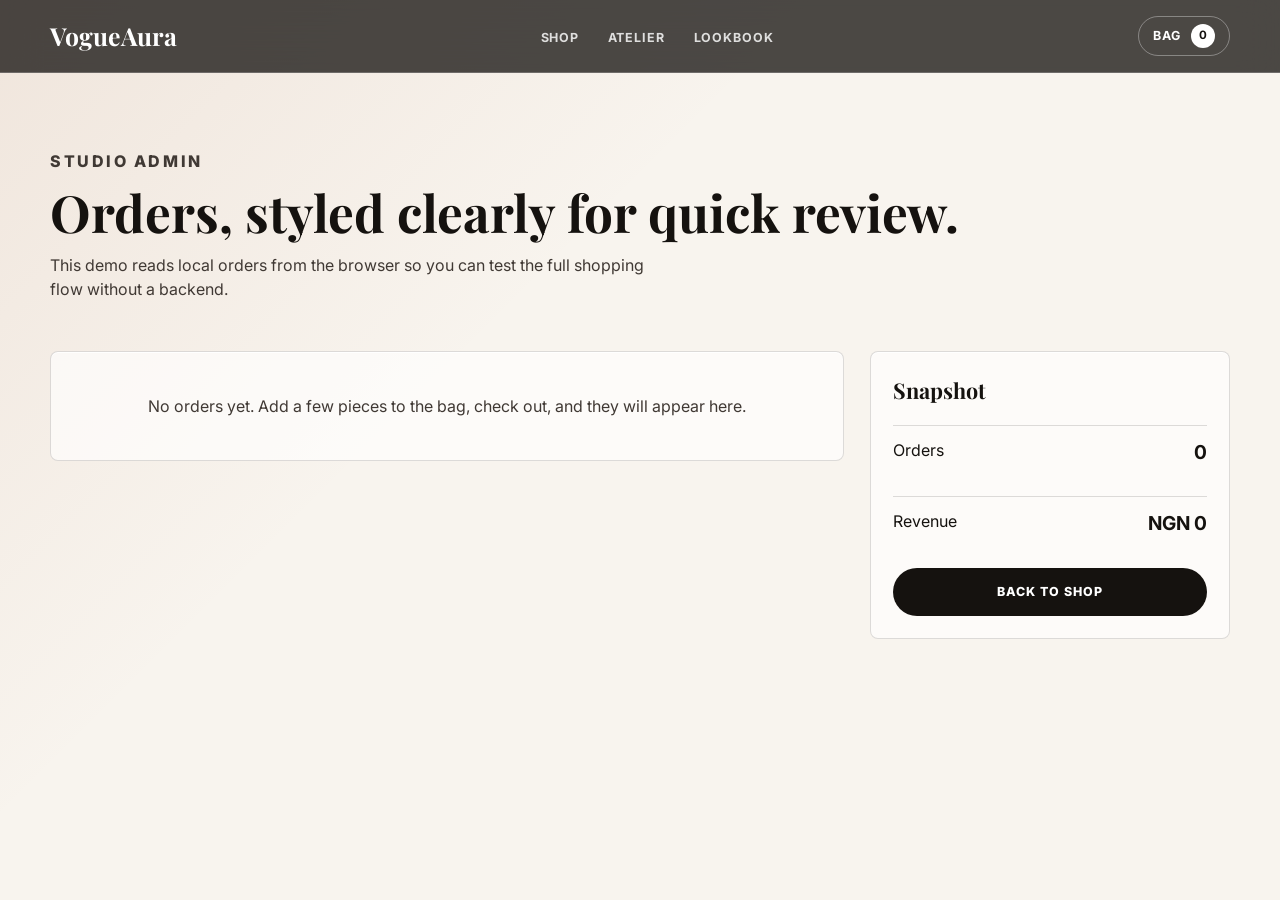
<file: admin.html>
<!DOCTYPE html>
<html lang="en">
<head>
  <meta charset="UTF-8">
  <meta name="viewport" content="width=device-width, initial-scale=1.0">
  <title>Orders | VogueAura</title>
  <link rel="preconnect" href="https://fonts.googleapis.com">
  <link rel="preconnect" href="https://fonts.gstatic.com" crossorigin>
  <link href="https://fonts.googleapis.com/css2?family=Inter:wght@400;500;600;700&family=Playfair+Display:wght@600;700&display=swap" rel="stylesheet">
  <link rel="stylesheet" href="style.css">
</head>
<body class="page-shell">
  <nav class="navbar" aria-label="Primary navigation">
    <div class="container nav-container">
      <a class="logo" href="index.html">VogueAura</a>
      <ul class="nav-links">
        <li><a href="index.html#shop">Shop</a></li>
        <li><a href="index.html#about">Atelier</a></li>
        <li><a href="index.html#gallery">Lookbook</a></li>
      </ul>
      <a class="bag-link" href="cart.html" aria-label="View cart">
        <span>Bag</span>
        <strong id="cart-count">0</strong>
      </a>
    </div>
  </nav>

  <main>
    <section class="page-hero">
      <div class="container">
        <p class="section-kicker">Studio Admin</p>
        <h1>Orders, styled clearly for quick review.</h1>
        <p>This demo reads local orders from the browser so you can test the full shopping flow without a backend.</p>
      </div>
    </section>

    <section class="container orders-layout">
      <div class="panel orders-list" id="orders-list"></div>
      <aside class="panel summary" aria-label="Order dashboard">
        <h2>Snapshot</h2>
        <div class="summary-line">
          <span>Orders</span>
          <strong id="orders-count">0</strong>
        </div>
        <div class="summary-line">
          <span>Revenue</span>
          <strong id="orders-total">NGN 0</strong>
        </div>
        <a href="index.html#shop" class="btn btn-dark">Back to Shop</a>
      </aside>
    </section>
  </main>

  <script>
    const productImages = {
      "Elegant Red Dress": "https://images.unsplash.com/photo-1595777457583-95e059d581b8?auto=format&fit=crop&w=400&q=80",
      "Tan Sneakers": "https://images.unsplash.com/photo-1549298916-b41d501d3772?auto=format&fit=crop&w=400&q=80",
      "Leather Jacket": "https://images.unsplash.com/photo-1551028719-00167b16eac5?auto=format&fit=crop&w=400&q=80",
      "Floral Heels": "https://images.unsplash.com/photo-1543163521-1bf539c55dd2?auto=format&fit=crop&w=400&q=80",
      "Summer Dress": "https://images.unsplash.com/photo-1515372039744-b8f02a3ae446?auto=format&fit=crop&w=400&q=80",
      "White Trainers": "https://images.unsplash.com/photo-1460353581641-37baddab0fa2?auto=format&fit=crop&w=400&q=80"
    };

    const orders = JSON.parse(localStorage.getItem("orders")) || [];
    const cart = JSON.parse(localStorage.getItem("cart")) || [];
    const ordersList = document.getElementById("orders-list");
    const formatMoney = (value) => "NGN " + Number(value).toLocaleString("en-NG");

    document.getElementById("cart-count").textContent = cart.reduce((sum, item) => sum + item.quantity, 0);
    document.getElementById("orders-count").textContent = orders.length;
    document.getElementById("orders-total").textContent = formatMoney(orders.reduce((sum, order) => sum + Number(order.total || 0), 0));

    if (orders.length === 0) {
      ordersList.innerHTML = '<div class="empty-state">No orders yet. Add a few pieces to the bag, check out, and they will appear here.</div>';
    } else {
      ordersList.innerHTML = orders.map((order) => `
        <article class="order-card">
          <div>
            <h3>${order.id || "VogueAura Order"}</h3>
            <div class="order-meta">
              <span>${order.name}</span>
              <span>${order.email}</span>
              <span>${order.phone || "No phone"}</span>
              <span>${formatMoney(order.total)}</span>
              <span>${order.status || "paid"}</span>
            </div>
            <p>${order.address}</p>
            <p>Reference: ${order.reference || "Demo order"} | ${new Date(order.date).toLocaleString()}</p>
          </div>
          <div>
            ${order.cart.map((item) => `
              <div class="order-item">
                <img src="${productImages[item.name]}" alt="${item.name}">
                <div>
                  <strong>${item.name}</strong>
                  <p>Qty ${item.quantity || 1} | ${formatMoney(item.price)}</p>
                </div>
              </div>
            `).join("")}
          </div>
        </article>
      `).join("");
    }
  </script>
</body>
</html>
</file>
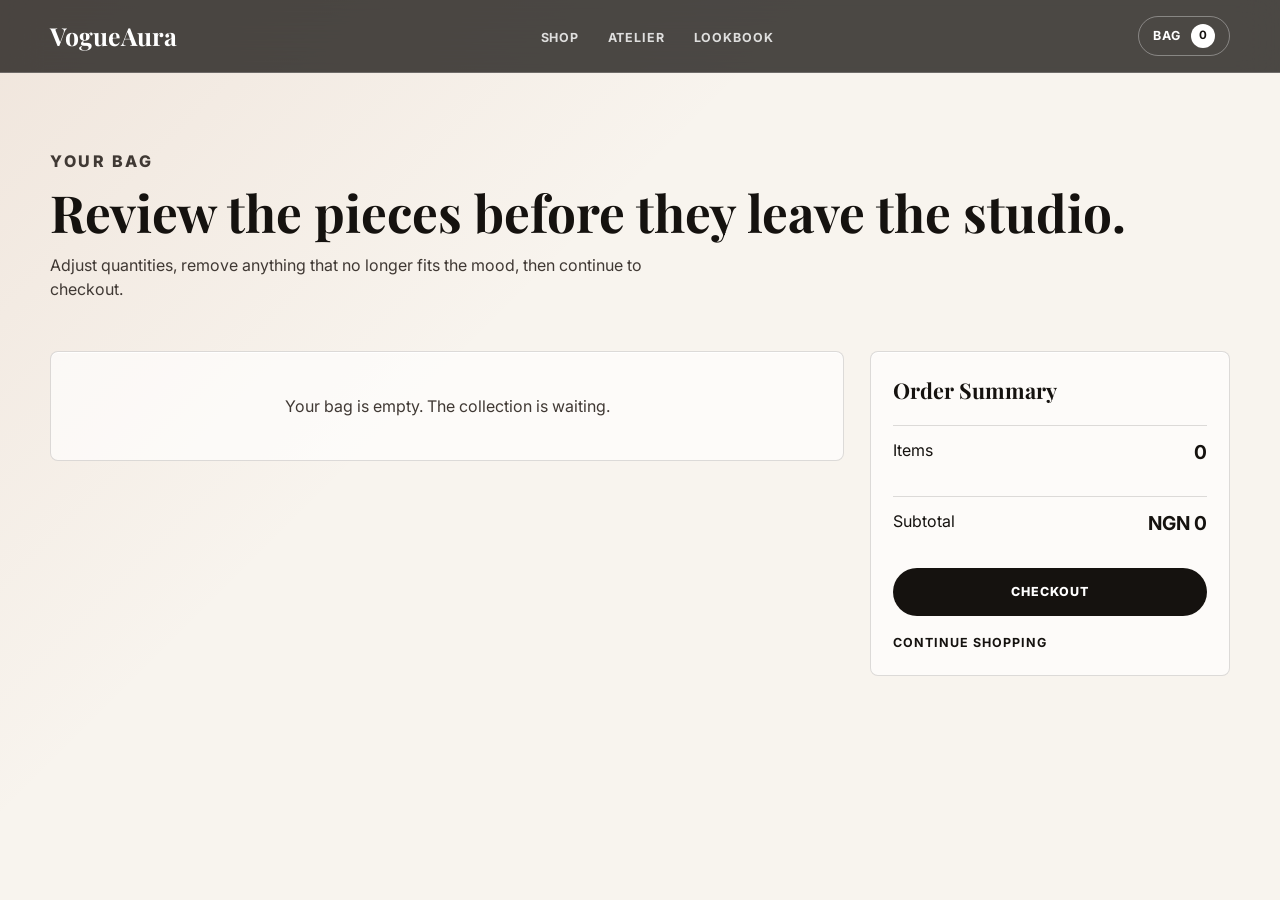
<file: cart.html>
<!DOCTYPE html>
<html lang="en">
<head>
  <meta charset="UTF-8">
  <meta name="viewport" content="width=device-width, initial-scale=1.0">
  <title>Your Bag | VogueAura</title>
  <link rel="preconnect" href="https://fonts.googleapis.com">
  <link rel="preconnect" href="https://fonts.gstatic.com" crossorigin>
  <link href="https://fonts.googleapis.com/css2?family=Inter:wght@400;500;600;700&family=Playfair+Display:wght@600;700&display=swap" rel="stylesheet">
  <link rel="stylesheet" href="style.css">
</head>
<body class="page-shell">
  <nav class="navbar" aria-label="Primary navigation">
    <div class="container nav-container">
      <a class="logo" href="index.html">VogueAura</a>
      <ul class="nav-links">
        <li><a href="index.html#shop">Shop</a></li>
        <li><a href="index.html#about">Atelier</a></li>
        <li><a href="index.html#gallery">Lookbook</a></li>
      </ul>
      <a class="bag-link" href="cart.html" aria-label="View cart">
        <span>Bag</span>
        <strong id="cart-count">0</strong>
      </a>
    </div>
  </nav>

  <main>
    <section class="page-hero">
      <div class="container">
        <p class="section-kicker">Your Bag</p>
        <h1>Review the pieces before they leave the studio.</h1>
        <p>Adjust quantities, remove anything that no longer fits the mood, then continue to checkout.</p>
      </div>
    </section>

    <section class="container cart-layout">
      <div class="panel cart-items" id="cart-items"></div>
      <aside class="panel summary" aria-label="Order summary">
        <h2>Order Summary</h2>
        <div class="summary-line">
          <span>Items</span>
          <strong id="item-total">0</strong>
        </div>
        <div class="summary-line">
          <span>Subtotal</span>
          <strong id="cart-total">NGN 0</strong>
        </div>
        <a href="checkout.html" class="btn btn-dark">Checkout</a>
        <a href="index.html#shop" class="text-link text-link-dark">Continue Shopping</a>
      </aside>
    </section>
  </main>

  <script>
    const productImages = {
      "Elegant Red Dress": "https://images.unsplash.com/photo-1595777457583-95e059d581b8?auto=format&fit=crop&w=400&q=80",
      "Tan Sneakers": "https://images.unsplash.com/photo-1549298916-b41d501d3772?auto=format&fit=crop&w=400&q=80",
      "Leather Jacket": "https://images.unsplash.com/photo-1551028719-00167b16eac5?auto=format&fit=crop&w=400&q=80",
      "Floral Heels": "https://images.unsplash.com/photo-1543163521-1bf539c55dd2?auto=format&fit=crop&w=400&q=80",
      "Summer Dress": "https://images.unsplash.com/photo-1515372039744-b8f02a3ae446?auto=format&fit=crop&w=400&q=80",
      "White Trainers": "https://images.unsplash.com/photo-1460353581641-37baddab0fa2?auto=format&fit=crop&w=400&q=80"
    };

    const cartItems = document.getElementById("cart-items");
    const cartCount = document.getElementById("cart-count");
    const itemTotal = document.getElementById("item-total");
    const cartTotal = document.getElementById("cart-total");
    const formatMoney = (value) => "NGN " + Number(value).toLocaleString("en-NG");
    const getCart = () => JSON.parse(localStorage.getItem("cart")) || [];
    const setCart = (cart) => localStorage.setItem("cart", JSON.stringify(cart));

    function renderCart() {
      const cart = getCart();
      const count = cart.reduce((sum, item) => sum + item.quantity, 0);
      const total = cart.reduce((sum, item) => sum + item.price * item.quantity, 0);

      cartCount.textContent = count;
      itemTotal.textContent = count;
      cartTotal.textContent = formatMoney(total);

      if (cart.length === 0) {
        cartItems.innerHTML = '<div class="empty-state">Your bag is empty. The collection is waiting.</div>';
        return;
      }

      cartItems.innerHTML = cart.map((item, index) => `
        <article class="cart-row">
          <img src="${productImages[item.name]}" alt="${item.name}">
          <div>
            <h3>${item.name}</h3>
            <p>${formatMoney(item.price)}</p>
            <button class="remove-btn" data-index="${index}">Remove</button>
          </div>
          <div class="quantity-control" aria-label="Quantity for ${item.name}">
            <button data-index="${index}" data-action="decrease" aria-label="Decrease quantity">-</button>
            <span>${item.quantity}</span>
            <button data-index="${index}" data-action="increase" aria-label="Increase quantity">+</button>
          </div>
        </article>
      `).join("");
    }

    cartItems.addEventListener("click", (event) => {
      const button = event.target.closest("button");
      if (!button) return;

      const cart = getCart();
      const index = Number(button.dataset.index);

      if (button.classList.contains("remove-btn")) {
        cart.splice(index, 1);
      } else if (button.dataset.action === "increase") {
        cart[index].quantity += 1;
      } else if (button.dataset.action === "decrease") {
        cart[index].quantity -= 1;
        if (cart[index].quantity <= 0) cart.splice(index, 1);
      }

      setCart(cart);
      renderCart();
    });

    renderCart();
  </script>
</body>
</html>
</file>
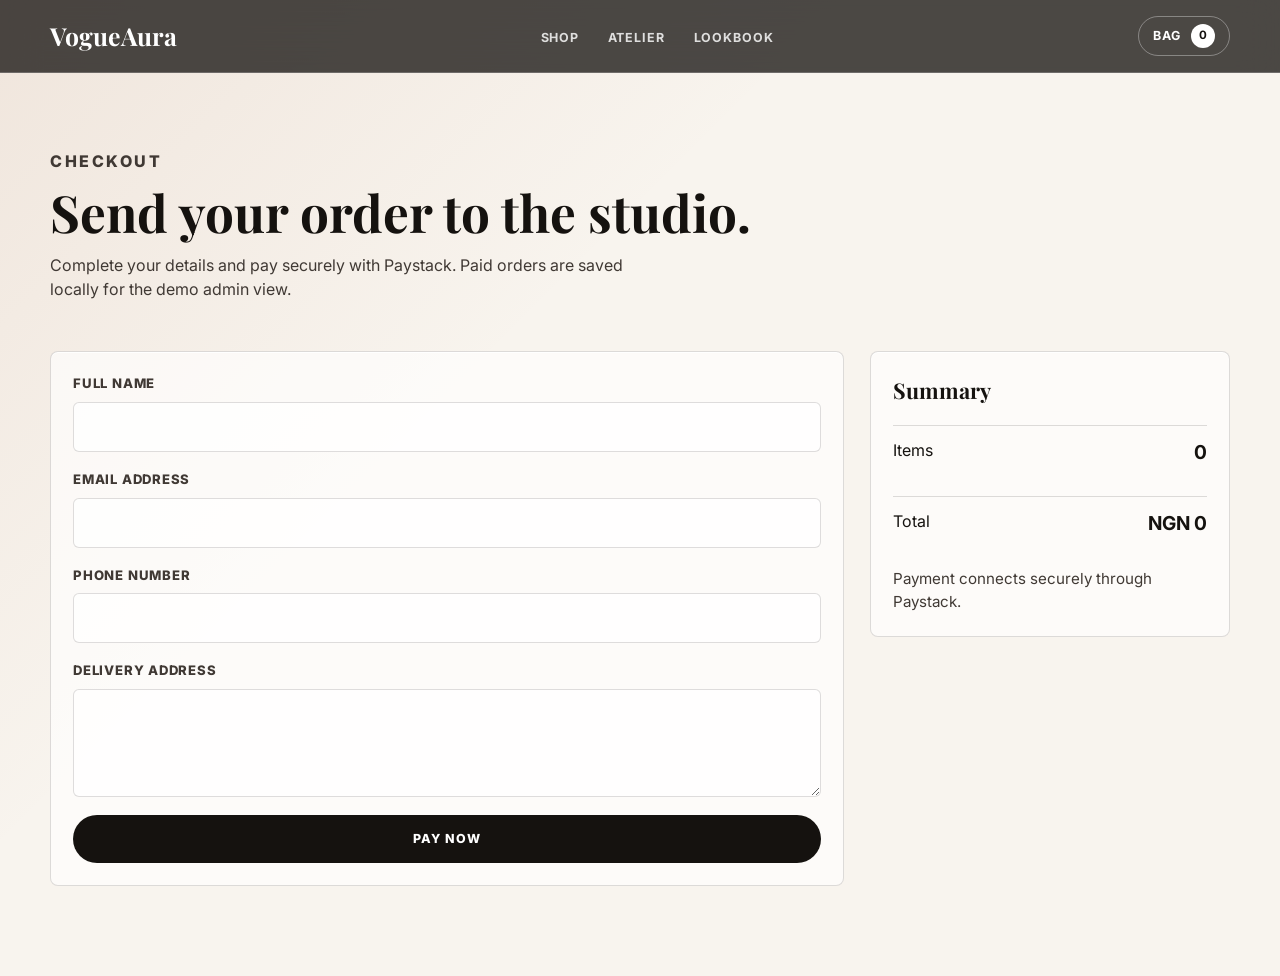
<file: checkout.html>
<!DOCTYPE html>
<html lang="en">
<head>
  <meta charset="UTF-8">
  <meta name="viewport" content="width=device-width, initial-scale=1.0">
  <title>Checkout | VogueAura</title>
  <link rel="preconnect" href="https://fonts.googleapis.com">
  <link rel="preconnect" href="https://fonts.gstatic.com" crossorigin>
  <link href="https://fonts.googleapis.com/css2?family=Inter:wght@400;500;600;700&family=Playfair+Display:wght@600;700&display=swap" rel="stylesheet">
  <link rel="stylesheet" href="style.css">
  <script>
    window.VOGUEAURA_PAYMENT = {
  paystackPublicKey: "pk_test_c799bf15e9ea42a05c7fa4ed29a69e3f2acfafd7",
  currency: "NGN"
};
  </script>
</head>
<body class="page-shell">
  <nav class="navbar" aria-label="Primary navigation">
    <div class="container nav-container">
      <a class="logo" href="index.html">VogueAura</a>
      <ul class="nav-links">
        <li><a href="index.html#shop">Shop</a></li>
        <li><a href="index.html#about">Atelier</a></li>
        <li><a href="index.html#gallery">Lookbook</a></li>
      </ul>
      <a class="bag-link" href="cart.html" aria-label="View cart">
        <span>Bag</span>
        <strong id="cart-count">0</strong>
      </a>
    </div>
  </nav>

  <main>
    <section class="page-hero">
      <div class="container">
        <p class="section-kicker">Checkout</p>
        <h1>Send your order to the studio.</h1>
        <p>Complete your details and pay securely with Paystack. Paid orders are saved locally for the demo admin view.</p>
      </div>
    </section>

    <section class="container checkout-layout">
      <form class="panel checkout-form" id="checkout-form">
        <label>
          Full Name
          <input type="text" name="name" autocomplete="name" required>
        </label>
        <label>
          Email Address
          <input type="email" name="email" autocomplete="email" required>
        </label>
        <label>
          Phone Number
          <input type="tel" name="phone" autocomplete="tel" required>
        </label>
        <label>
          Delivery Address
          <textarea name="address" autocomplete="street-address" required></textarea>
        </label>
        <button type="submit" class="btn btn-dark" id="pay-button">Pay Now</button>
      </form>

      <aside class="panel summary" aria-label="Checkout summary">
        <h2>Summary</h2>
        <div class="summary-line">
          <span>Items</span>
          <strong id="item-total">0</strong>
        </div>
        <div class="summary-line">
          <span>Total</span>
          <strong id="cart-total">NGN 0</strong>
        </div>
        <p class="summary-note" id="checkout-note">Payment connects securely through Paystack.</p>
      </aside>
    </section>
  </main>

  <script>
    const cart = JSON.parse(localStorage.getItem("cart")) || [];
    const cartCount = document.getElementById("cart-count");
    const itemTotal = document.getElementById("item-total");
    const cartTotal = document.getElementById("cart-total");
    const checkoutNote = document.getElementById("checkout-note");
    const payButton = document.getElementById("pay-button");
    const formatMoney = (value) => "NGN " + Number(value).toLocaleString("en-NG");
    const count = cart.reduce((sum, item) => sum + item.quantity, 0);
    const total = cart.reduce((sum, item) => sum + item.price * item.quantity, 0);
    const paymentConfig = window.VOGUEAURA_PAYMENT || {};
    const paystackKey = (paymentConfig.paystackPublicKey || "").trim();
    const currency = paymentConfig.currency || "NGN";
    const isConnected = /^pk_(test|live)_/i.test(paystackKey);

    cartCount.textContent = count;
    itemTotal.textContent = count;
    cartTotal.textContent = formatMoney(total);

    if (!isConnected) {
      checkoutNote.textContent = "Payment is not connected yet. Add your Paystack public key in payment-config.js.";
      checkoutNote.classList.add("summary-note-warning");
    }

    const setPaymentState = (message, isBusy = false, isWarning = false) => {
      checkoutNote.textContent = message;
      checkoutNote.classList.toggle("summary-note-warning", isWarning);
      payButton.disabled = isBusy;
      payButton.textContent = isBusy ? "Connecting..." : "Pay Now";
    };

    document.getElementById("checkout-form").addEventListener("submit", async function(event) {
      event.preventDefault();

      if (cart.length === 0) {
        alert("Your bag is empty.");
        return;
      }

      const name = this.name.value;
      const email = this.email.value;
      const phone = this.phone.value;
      const address = this.address.value;
      const reference = "VA-" + Date.now();
      const order = {
        id: "VA-" + Date.now().toString().slice(-6),
        name,
        email,
        phone,
        address,
        cart,
        total,
        reference,
        status: "paid",
        date: new Date().toISOString()
      };

      const storeOrder = (reference) => {
        const orders = JSON.parse(localStorage.getItem("orders")) || [];
        orders.unshift({ ...order, reference });
        localStorage.setItem("orders", JSON.stringify(orders));
        localStorage.removeItem("cart");
        window.location.href = "admin.html";
      };

      const loadPaystack = () => new Promise((resolve, reject) => {
  if (window.PaystackPop) {
    resolve();
    return;
  }

  const script = document.createElement("script");
  script.src = "https://js.paystack.co/v1/inline.js";
  script.async = true;

  script.onload = () => resolve();
  script.onerror = () => reject();

  document.body.appendChild(script);
});

      if (!isConnected) {
        setPaymentState("Payment is not connected yet. Add your Paystack public key in payment-config.js.", false, true);
        return;
      }

      try {
        setPaymentState("Connecting to Paystack...", true);
        await loadPaystack();

        PaystackPop.setup({
  key: paystackKey,
  email,
  firstname: name.split(" ")[0] || name,
  lastname: name.split(" ").slice(1).join(" "),
  phone,

  amount: total * 100,
  currency: currency,
  ref: reference,

  metadata: {
    customer_name: name,
    delivery_address: address,
    items: cart.map((item) => ({
      name: item.name,
      quantity: item.quantity,
      price: item.price
    }))
  },

  callback: function(response) {
    storeOrder(response.reference || reference);
  },

  onClose: function() {
    setPaymentState(
      "Payment cancelled. You can try again when ready.",
      false,
      true
    );
  }
}).openIframe();
      } catch (error) {
        console.error(error);

        setPaymentState(
          "Could not connect to Paystack. Check your internet and try again.",
          false,
          true
        );
      }
    });
  </script>
</body>
</html>
</file>
<file: style.css>
:root {
  --ink: #15120f;
  --ink-soft: #403934;
  --paper: #f8f4ee;
  --paper-deep: #ede3d8;
  --white: #ffffff;
  --copper: #a8643f;
  --copper-dark: #6d351f;
  --sage: #7b8373;
  --line: rgba(21, 18, 15, 0.14);
  --shadow: 0 22px 70px rgba(30, 24, 18, 0.14);
  --radius: 8px;
  --sans: "Inter", Arial, sans-serif;
  --serif: "Playfair Display", Georgia, serif;
}

* {
  box-sizing: border-box;
}

html {
  scroll-behavior: smooth;
}

body {
  margin: 0;
  background: var(--paper);
  color: var(--ink);
  font-family: var(--sans);
  line-height: 1.5;
}

img {
  display: block;
  max-width: 100%;
}

a {
  color: inherit;
}

button,
input,
textarea {
  font: inherit;
}

.container {
  width: min(1180px, calc(100% - 40px));
  margin: 0 auto;
}

.navbar {
  position: sticky;
  top: 0;
  z-index: 20;
  border-bottom: 1px solid rgba(255, 255, 255, 0.2);
  background: rgba(21, 18, 15, 0.76);
  color: var(--white);
  backdrop-filter: blur(18px);
}

.nav-container {
  display: flex;
  min-height: 72px;
  align-items: center;
  justify-content: space-between;
  gap: 28px;
}

.logo {
  font-family: var(--serif);
  font-size: 1.55rem;
  font-weight: 700;
  text-decoration: none;
}

.nav-links {
  display: flex;
  align-items: center;
  gap: 28px;
  padding: 0;
  margin: 0;
  list-style: none;
}

.nav-links a,
.bag-link,
.text-link,
.site-footer a {
  font-size: 0.78rem;
  font-weight: 700;
  letter-spacing: 0.08em;
  text-transform: uppercase;
  text-decoration: none;
}

.nav-links a {
  opacity: 0.82;
  transition: opacity 180ms ease, color 180ms ease;
}

.nav-links a:hover {
  color: #f0c7ad;
  opacity: 1;
}

.bag-link {
  display: inline-flex;
  align-items: center;
  gap: 10px;
  min-height: 40px;
  padding: 0 14px;
  border: 1px solid rgba(255, 255, 255, 0.34);
  border-radius: 999px;
  transition: background 180ms ease, border-color 180ms ease;
}

.bag-link:hover {
  border-color: rgba(255, 255, 255, 0.74);
  background: rgba(255, 255, 255, 0.08);
}

.bag-link strong {
  display: grid;
  min-width: 24px;
  height: 24px;
  place-items: center;
  border-radius: 50%;
  background: var(--white);
  color: var(--ink);
  font-size: 0.72rem;
}

.hero {
  position: relative;
  display: flex;
  min-height: calc(100svh - 72px);
  align-items: center;
  overflow: hidden;
  background-image: url("https://images.unsplash.com/photo-1483985988355-763728e1935b?auto=format&fit=crop&w=1800&q=85");
  background-position: center;
  background-size: cover;
  color: var(--white);
}

.hero-shade {
  position: absolute;
  inset: 0;
  background:
    linear-gradient(90deg, rgba(10, 8, 7, 0.78), rgba(10, 8, 7, 0.42) 48%, rgba(10, 8, 7, 0.08)),
    linear-gradient(0deg, rgba(10, 8, 7, 0.46), transparent 34%);
}

.hero-content {
  position: relative;
  z-index: 1;
  max-width: 1180px;
  margin: 0 auto;
  padding: 94px 0 118px;
}

.hero-line,
.section-heading p,
.section-kicker {
  margin: 0 0 14px;
  color: var(--copper);
  font-size: 0.76rem;
  font-weight: 800;
  letter-spacing: 0.16em;
  text-transform: uppercase;
}

.hero-line {
  color: #f1c6aa;
}

.hero h1 {
  max-width: 760px;
  margin: 0;
  font-family: var(--serif);
  font-size: clamp(3.6rem, 8vw, 7.7rem);
  font-weight: 700;
  line-height: 0.9;
}

.hero-content > p:not(.hero-line) {
  max-width: 560px;
  margin: 28px 0 0;
  color: rgba(255, 255, 255, 0.86);
  font-size: clamp(1.02rem, 1.8vw, 1.3rem);
}

.hero-actions {
  display: flex;
  flex-wrap: wrap;
  align-items: center;
  gap: 24px;
  margin-top: 36px;
}

.btn {
  display: inline-flex;
  min-height: 48px;
  align-items: center;
  justify-content: center;
  border: 0;
  border-radius: 999px;
  cursor: pointer;
  font-size: 0.78rem;
  font-weight: 800;
  letter-spacing: 0.08em;
  line-height: 1;
  text-decoration: none;
  text-transform: uppercase;
  transition: transform 180ms ease, background 180ms ease, color 180ms ease, box-shadow 180ms ease;
}

.btn:hover {
  transform: translateY(-2px);
}

.btn-light {
  padding: 0 26px;
  background: var(--white);
  color: var(--ink);
}

.btn-dark {
  padding: 0 24px;
  background: var(--ink);
  color: var(--white);
}

.text-link {
  color: rgba(255, 255, 255, 0.86);
}

.text-link-dark {
  color: var(--ink);
}

.hero-note {
  position: absolute;
  right: 32px;
  bottom: 26px;
  z-index: 1;
  display: flex;
  gap: 10px;
  color: rgba(255, 255, 255, 0.84);
  font-size: 0.76rem;
  font-weight: 700;
  letter-spacing: 0.08em;
  text-transform: uppercase;
}

.hero-note span {
  padding: 10px 12px;
  border: 1px solid rgba(255, 255, 255, 0.28);
  border-radius: 999px;
  background: rgba(0, 0, 0, 0.18);
}

.section-band {
  padding: 104px 0;
}

.section-heading {
  display: grid;
  max-width: 760px;
  gap: 12px;
  margin-bottom: 42px;
}

.section-heading h2,
.brand-about h2,
.page-hero h1 {
  margin: 0;
  font-family: var(--serif);
  font-size: clamp(2.2rem, 4vw, 4.4rem);
  line-height: 0.98;
}

.section-heading span,
.about-copy p,
.empty-state,
.page-hero p {
  color: var(--ink-soft);
  font-size: 1rem;
}

.split-heading {
  max-width: none;
  grid-template-columns: minmax(0, 1fr) auto;
  align-items: end;
}

.product-grid {
  display: grid;
  grid-template-columns: repeat(3, minmax(0, 1fr));
  gap: 22px;
}

.product-card {
  display: grid;
  gap: 18px;
  padding: 12px;
  border: 1px solid var(--line);
  border-radius: var(--radius);
  background: rgba(255, 255, 255, 0.54);
  box-shadow: 0 1px 0 rgba(255, 255, 255, 0.8) inset;
  transition: transform 220ms ease, box-shadow 220ms ease, border-color 220ms ease;
}

.product-card:hover {
  transform: translateY(-5px);
  border-color: rgba(168, 100, 63, 0.42);
  box-shadow: var(--shadow);
}

.product-card img {
  width: 100%;
  aspect-ratio: 4 / 5;
  border-radius: 6px;
  object-fit: cover;
}

.product-info {
  display: flex;
  justify-content: space-between;
  gap: 14px;
  padding: 0 4px;
}

.product-info h3 {
  margin: 0 0 4px;
  font-family: var(--serif);
  font-size: 1.32rem;
  line-height: 1;
}

.product-info p {
  margin: 0;
  color: var(--ink-soft);
  font-size: 0.9rem;
}

.price {
  flex: 0 0 auto;
  color: var(--copper-dark) !important;
  font-weight: 800;
}

.add-to-cart {
  min-height: 44px;
  border: 1px solid var(--ink);
  border-radius: 999px;
  background: transparent;
  color: var(--ink);
  cursor: pointer;
  font-size: 0.76rem;
  font-weight: 800;
  letter-spacing: 0.08em;
  text-transform: uppercase;
  transition: background 180ms ease, color 180ms ease, transform 180ms ease;
}

.add-to-cart:hover {
  background: var(--ink);
  color: var(--white);
  transform: translateY(-1px);
}

.brand-about {
  padding: 96px 0;
  background: var(--ink);
  color: var(--white);
}

.about-layout {
  display: grid;
  grid-template-columns: minmax(0, 0.92fr) minmax(320px, 0.78fr);
  gap: 70px;
  align-items: start;
}

.about-copy p {
  margin: 0;
  color: rgba(255, 255, 255, 0.72);
}

.proof-grid {
  display: grid;
  grid-template-columns: repeat(3, 1fr);
  gap: 14px;
  margin: 32px 0 0;
}

.proof-grid div {
  padding-top: 18px;
  border-top: 1px solid rgba(255, 255, 255, 0.18);
}

.proof-grid dt {
  font-family: var(--serif);
  font-size: 2rem;
  line-height: 1;
}

.proof-grid dd {
  margin: 8px 0 0;
  color: rgba(255, 255, 255, 0.62);
  font-size: 0.82rem;
}

.instagram {
  background: var(--paper-deep);
}

.instagram-grid {
  display: grid;
  grid-template-columns: 1.1fr 0.8fr 1fr 0.9fr;
  gap: 16px;
  align-items: stretch;
}

.instagram-grid img {
  width: 100%;
  height: 440px;
  border-radius: var(--radius);
  object-fit: cover;
}

.instagram-grid img:nth-child(even) {
  margin-top: 44px;
}

.site-footer {
  padding: 34px 0;
  background: var(--ink);
  color: rgba(255, 255, 255, 0.72);
}

.footer-layout {
  display: flex;
  align-items: center;
  justify-content: space-between;
  gap: 20px;
}

.site-footer p {
  margin: 0;
  color: var(--white);
  font-family: var(--serif);
  font-size: 1.4rem;
}

.site-footer span {
  font-size: 0.9rem;
}

.site-footer a {
  color: var(--white);
}

.toast {
  position: fixed;
  right: 24px;
  bottom: 24px;
  z-index: 40;
  max-width: min(360px, calc(100vw - 48px));
  padding: 14px 18px;
  border-radius: var(--radius);
  background: var(--ink);
  color: var(--white);
  box-shadow: var(--shadow);
  font-size: 0.9rem;
  opacity: 0;
  pointer-events: none;
  transform: translateY(12px);
  transition: opacity 180ms ease, transform 180ms ease;
}

.toast.is-visible {
  opacity: 1;
  transform: translateY(0);
}

.page-shell {
  min-height: 100svh;
  background:
    linear-gradient(135deg, rgba(168, 100, 63, 0.1), transparent 38%),
    var(--paper);
}

.page-hero {
  padding: 76px 0 34px;
}

.page-hero p {
  max-width: 620px;
}

.cart-layout,
.checkout-layout,
.orders-layout {
  display: grid;
  grid-template-columns: minmax(0, 1fr) 360px;
  gap: 26px;
  align-items: start;
  padding-bottom: 90px;
}

.panel {
  border: 1px solid var(--line);
  border-radius: var(--radius);
  background: rgba(255, 255, 255, 0.64);
  box-shadow: 0 1px 0 rgba(255, 255, 255, 0.9) inset;
}

.cart-items,
.orders-list {
  display: grid;
  gap: 14px;
}

.cart-row,
.order-card {
  display: grid;
  gap: 18px;
  padding: 16px;
}

.cart-row {
  grid-template-columns: 98px minmax(0, 1fr) auto;
  align-items: center;
}

.cart-row + .cart-row,
.order-card + .order-card {
  border-top: 1px solid var(--line);
}

.cart-row img,
.order-item img {
  width: 98px;
  aspect-ratio: 1;
  border-radius: 6px;
  object-fit: cover;
}

.cart-row h3,
.summary h2,
.order-card h3 {
  margin: 0;
  font-family: var(--serif);
  font-size: 1.35rem;
}

.cart-row p,
.order-card p {
  margin: 4px 0 0;
  color: var(--ink-soft);
}

.quantity-control {
  display: inline-flex;
  overflow: hidden;
  border: 1px solid var(--line);
  border-radius: 999px;
}

.quantity-control button {
  width: 38px;
  height: 36px;
  border: 0;
  background: transparent;
  cursor: pointer;
  font-weight: 800;
}

.quantity-control span {
  display: grid;
  min-width: 38px;
  place-items: center;
  font-weight: 800;
}

.remove-btn {
  border: 0;
  background: transparent;
  color: var(--copper-dark);
  cursor: pointer;
  font-size: 0.74rem;
  font-weight: 800;
  letter-spacing: 0.08em;
  text-transform: uppercase;
}

.summary,
.checkout-form {
  position: sticky;
  top: 98px;
  display: grid;
  gap: 18px;
  padding: 22px;
}

.summary-line {
  display: flex;
  justify-content: space-between;
  gap: 20px;
  padding: 12px 0;
  border-top: 1px solid var(--line);
}

.summary-line strong {
  font-size: 1.2rem;
}

.summary-note {
  margin: 0;
  color: var(--ink-soft);
  font-size: 0.95rem;
}

.summary-note-warning {
  color: var(--copper-dark);
  font-weight: 700;
}

.btn:disabled {
  cursor: not-allowed;
  opacity: 0.62;
  transform: none;
}

.checkout-form label {
  display: grid;
  gap: 8px;
  color: var(--ink-soft);
  font-size: 0.82rem;
  font-weight: 800;
  letter-spacing: 0.06em;
  text-transform: uppercase;
}

.checkout-form input,
.checkout-form textarea {
  width: 100%;
  min-height: 48px;
  border: 1px solid var(--line);
  border-radius: 6px;
  background: rgba(255, 255, 255, 0.72);
  color: var(--ink);
  padding: 12px 14px;
  font-size: 1rem;
  text-transform: none;
}

.checkout-form textarea {
  min-height: 108px;
  resize: vertical;
}

.empty-state {
  padding: 42px;
  text-align: center;
}

.order-item {
  display: flex;
  gap: 14px;
  align-items: center;
  padding: 12px 0;
  border-top: 1px solid var(--line);
}

.order-meta {
  display: flex;
  flex-wrap: wrap;
  gap: 12px;
  color: var(--ink-soft);
  font-size: 0.9rem;
}

@media (prefers-reduced-motion: reduce) {
  *,
  *::before,
  *::after {
    scroll-behavior: auto !important;
    transition-duration: 0.01ms !important;
    animation-duration: 0.01ms !important;
  }
}

@media (max-width: 900px) {
  .nav-links {
    display: none;
  }

  .hero {
    min-height: 82svh;
  }

  .hero-content {
    padding: 70px 0 118px;
  }

  .hero-note {
    left: 20px;
    right: 20px;
    flex-wrap: wrap;
  }

  .product-grid,
  .about-layout,
  .split-heading,
  .cart-layout,
  .checkout-layout,
  .orders-layout {
    grid-template-columns: 1fr;
  }

  .summary,
  .checkout-form {
    position: static;
  }

  .instagram-grid {
    grid-template-columns: repeat(2, minmax(0, 1fr));
  }

  .instagram-grid img {
    height: 300px;
  }
}

@media (max-width: 620px) {
  .container {
    width: min(100% - 28px, 1180px);
  }

  .nav-container {
    min-height: 64px;
  }

  .logo {
    font-size: 1.28rem;
  }

  .bag-link span {
    display: none;
  }

  .hero h1 {
    font-size: clamp(3rem, 15vw, 4rem);
  }

  .hero-note {
    display: none;
  }

  .section-band,
  .brand-about {
    padding: 72px 0;
  }

  .product-grid,
  .proof-grid,
  .instagram-grid {
    grid-template-columns: 1fr;
  }

  .instagram-grid img,
  .instagram-grid img:nth-child(even) {
    height: 360px;
    margin-top: 0;
  }

  .footer-layout,
  .cart-row {
    align-items: flex-start;
    grid-template-columns: 1fr;
  }

  .footer-layout {
    flex-direction: column;
  }

  .cart-row img {
    width: 100%;
    aspect-ratio: 16 / 11;
  }
}
</file>
